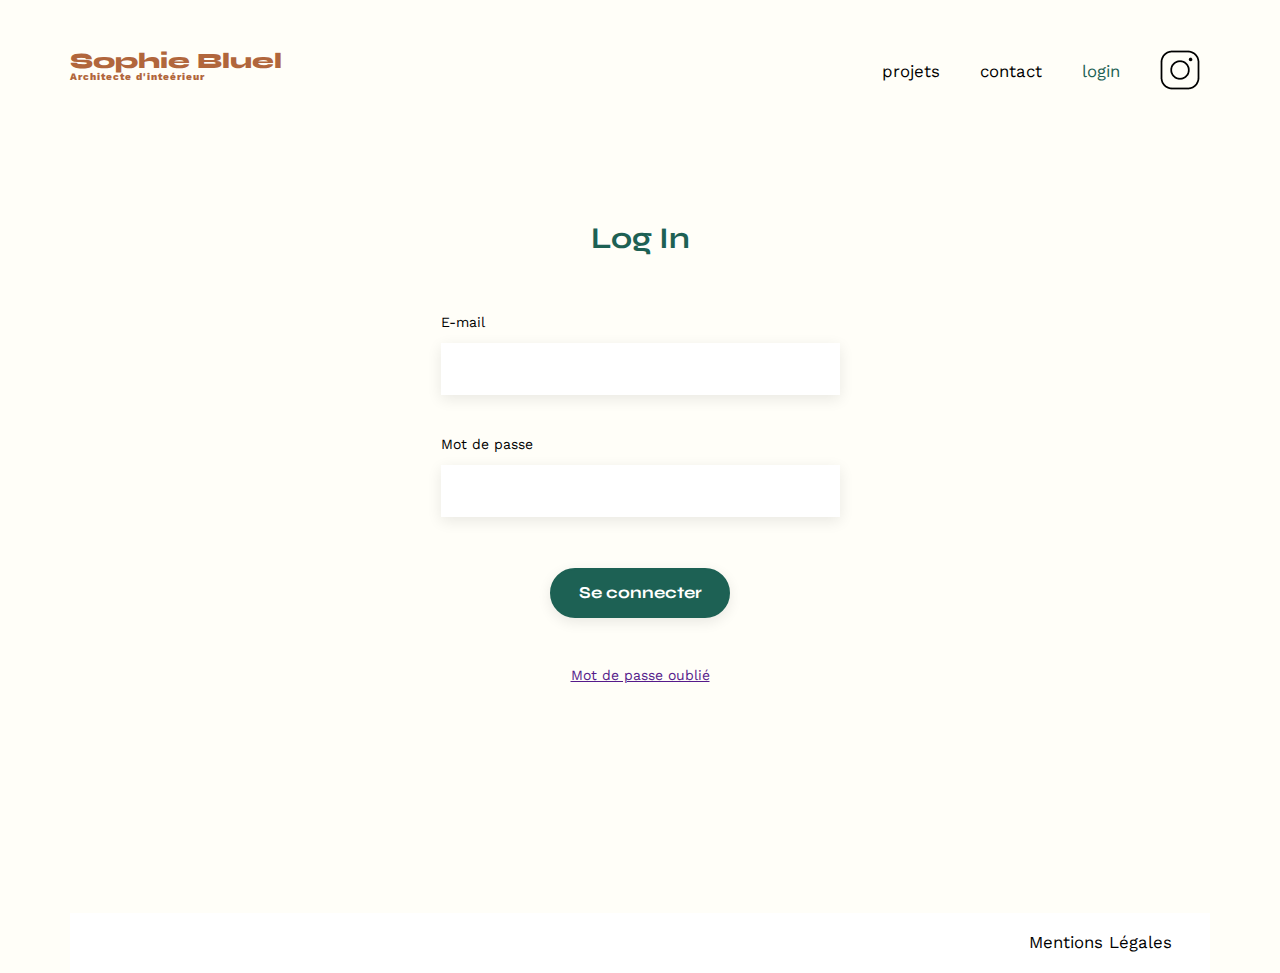
<file: login.html>
<!DOCTYPE html>
	<html lang="fr">
		<head>
			<meta charset="UTF-8">
			<title>Sophie Bluel - Architecte d'intérieur</title>
			<meta name="viewport" content="width=device-width, initial-scale=1.0">
			<link rel="preconnect" href="https://fonts.googleapis.com">
			<link rel="preconnect" href="https://fonts.gstatic.com" crossorigin>
			<link href="https://fonts.googleapis.com/css2?family=Syne:wght@700;800&family=Work+Sans&display=swap" rel="stylesheet">
			<meta name="login" content="">
			<link rel="stylesheet" href="./assets/style.css">
		</head>
		<body>
			<header>
				<h1>Sophie Bluel <span>Architecte d'inteérieur</span></h1>
				<nav>
					<ul>
						<li>projets</li>
						<li>contact</li>
						<li><a href="login.html">login</a></li>
						<li><img src="./assets/icons/instagram.png" alt="Instagram"></li>
					</ul>
				</nav>
			</header>
			<main>
				<section class="login">
					<h2>Log In</h2>
					<div class="alredyLogged__error">
					</div>
					<form action="" method="" class="login__form" onsubmit="return false">
						<label for="email">E-mail</label>
						<input type="email" name="email" id="email" required>
						<div class="loginEmail__error">
						</div>
						<label for="password">Mot de passe</label>
						<input type="password" name="password" id="password" required>
						<div class="loginMdp__error">
						</div>
						<input type="submit" value="Se connecter" id="submit">
					</form>
					<a href="">Mot de passe oublié</a>
				</section>
			</main>
			<footer>
				<nav>
					<ul>
						<li>Mentions Légales</li>
					</ul>
				</nav>
			</footer>
		</body>
					<script src="js/login.js"></script>
</html>
</file>
<file: assets/style.css>
/* http://meyerweb.com/eric/tools/css/reset/
   v2.0 | 20110126
   License: none (public domain)
*/

html,
body,
div,
span,
applet,
object,
iframe,
h1,
h2,
h3,
h4,
h5,
h6,
p,
blockquote,
pre,
a,
abbr,
acronym,
address,
big,
cite,
code,
del,
dfn,
em,
img,
ins,
kbd,
q,
s,
samp,
small,
strike,
strong,
sub,
sup,
tt,
var,
b,
u,
i,
center,
dl,
dt,
dd,
ol,
ul,
li,
fieldset,
form,
label,
legend,
table,
caption,
tbody,
tfoot,
thead,
tr,
th,
td,
article,
aside,
canvas,
details,
embed,
figure,
figcaption,
footer,
header,
hgroup,
menu,
nav,
output,
ruby,
section,
summary,
time,
mark,
audio,
video {
	margin: 0;
	padding: 0;
	border: 0;
	font-size: 100%;
	font: inherit;
	vertical-align: baseline;
}

/* HTML5 display-role reset for older browsers */
article,
aside,
details,
figcaption,
figure,
footer,
header,
hgroup,
menu,
nav,
section {
	display: block;
}

body {
	line-height: 1;
}

ol,
ul {
	list-style: none;
}

blockquote,
q {
	quotes: none;
}

blockquote:before,
blockquote:after,
q:before,
q:after {
	content: '';
	content: none;
}

table {
	border-collapse: collapse;
	border-spacing: 0;
}

/** end reset css**/
body {
	max-width: 1140px;
	margin: auto;
	font-family: 'Work Sans';
	font-size: 14px;
	background-color: #FFFEF8;
}

header {
	display: flex;
	justify-content: space-between;
	margin: 50px 0;
}

section {
	margin: 50px 0;
}

p {
	color: #3D3D3D;
	font-family: 'Work Sans';
	font-size: 14px;
}

h1 {
	display: flex;
	flex-direction: column;
	font-family: 'Syne';
	font-size: 22px;
	font-weight: 800;
	color: #B1663C
}

h1>span {
	font-family: 'Work Sans';
	font-size: 10px;
	letter-spacing: 0.1em;
	;
}

h2 {
	font-family: 'Syne';
	font-weight: 700;
	font-size: 30px;
	color: #1D6154
}

h3 {
	font-family: 'Work Sans';
	font-weight: 400;
	font-size: 26px;
	line-height: 30px;
	text-align: center;
}

nav ul {
	display: flex;
  align-items: center;
  list-style-type: none;
  gap: 20px;

}

nav li {
	padding: 0 10px;
	font-size: 1.2em;
}

li:hover {
	color: #B1663C;
}

nav a {
	text-decoration: none;
	color: #1D6154;
}

#introduction {
	display: flex;
	align-items: center;
}

#introduction figure {
	flex: 1
}

#introduction img {
	display: block;
	margin: auto;
	width: 80%;
}

#introduction article {
	flex: 1
}

#introduction h2 {
	margin-top: 0.3em;
	margin-bottom: 1em;
}

#introduction p {
	margin-bottom: 0.5em;
}

#portfolio h2,
#login h2 {
	text-align: center;
	margin-bottom: 1em;
}

.gallery {
	width: 100%;
	display: grid;
	grid-template-columns: 1fr 1fr 1fr;
	grid-column-gap: 20px;
	grid-row-gap: 20px;
}

.gallery img {
	width: 100%;
	max-height: 489px;

}

#contact,
#login {
	width: 50%;
	margin: auto;
}

#contact>*,
#login>* {
	text-align: center;

}

#contact h2 {
	margin-bottom: 20px;
}

#contact form,
#login form {
	text-align: left;
	margin-top: 30px;
	display: flex;
	flex-direction: column;
}

#contact input,
#login input {
	height: 50px;
	font-size: 1.2em;
	border: none;
	box-shadow: 0px 4px 14px rgba(0, 0, 0, 0.09);
	cursor: pointer;
}

.login {
	display: flex;
	flex-direction: column;
	justify-content: center;
	align-items: center;
	height: 80vh;
}

.login a {
	text-decoration: underline;
	margin-bottom: 100px;
}

.login__form input[type=submit]:hover {
	color: #1D6154;
	background-color: white;
	scale: 1.05;
}

.login a:hover {
	color: #B1663C;
}

.login__form {
	display: flex;
	flex-direction: column;
	margin-top: 20px;
	width: 35%;
}

.login__form input {
	height: 50px;
	font-size: 1.2em;
	border: none;
	box-shadow: 0px 4px 14px rgba(0, 0, 0, 0.09);
}

.login__form label {
	margin: 3em 0 1em 0;
}

.login__form textarea {
	box-shadow: 0px 4px 14px rgba(0, 0, 0, 0.09);
}

.login__form input[type=submit] {
	font-family: "Syne";
	font-weight: 700;
	color: white;
	background-color: #1D6154;
	border: 2px solid #1D6154;
	margin: 3em auto;
	width: 180px;
	text-align: center;
	border-radius: 60px;
	transition: all 0.5s ease;
}


#contact label
{
margin: 2em 0 1em 0;
}

#contact textarea {
	border: none;
	box-shadow: 0px 4px 14px rgba(0, 0, 0, 0.09);
}

input[type="submit"] {
	font-family: 'Syne';
	font-weight: 700;
	color: white;
	background-color: #1D6154;
	margin: 2em auto;
	width: 180px;
	text-align: center;
	border-radius: 60px;
}

footer {
	background-color: #FFFFFF;
	height: 60px;
	margin-bottom: 0;
}

footer nav ul {
	height: 60px;
	display: flex;
	justify-content: flex-end;
	align-items: center;
	margin: 2em;
}

#login a {
	font-family: 'Work Sans';
	font-style: normal;
	font-weight: 500;
	font-size: 14px;
	line-height: 16px;
	text-decoration-line: underline;
	color: #3D3D3D;
}

#container-filters {
	display: flex;
	flex-direction: row;
	justify-content: center;
	column-gap: 10px;
	margin-bottom: 50px;
}

.button-filter {
	font-family: Syne;
	font-size: 16px;
	font-weight: 700;
	line-height: 19px;
	color: #1D6154;
	border: 1px solid #1D6154;
	background-color: #FFFEF8;
	border-radius: 60px;
	width: fit-content;
	padding: 8px 20px;
	cursor: pointer;
}

.button-filter:hover,
.button-filter:focus {
	text-decoration: none;
	color: #FFFFFF;
	background-color: #1D6154;
}

.edit_mode {
	display: flex;
	justify-content: center;
	align-items: center;
	gap: 10px;
	color: white;
	background-color: black;
	width: 100%;
	padding: 0.3rem 0;
	position: absolute;
	top: 0;
	left: 0;
}

.edit_mode>* {
	color: white;
	background-color: black;
}

.edit_mode_btn {
	background-color: white;
	color: black;
	padding: 0.7rem;
	border-radius: 60px;
	border: none;
}

#introduction figure .edit-link {
	text-decoration: none;
	color: #000000;
	position: absolute;
	margin-top: 16px;
	margin-left: 56px;
}

#introduction .edit-link {
	text-decoration: none;
	color: #000000;
}

#portfolio .edit-link {
	text-decoration: none;
	color: #000000;
	float: right;
	margin-top: -51px;
	margin-right: 33%;
}

#modal {
	position: fixed;
	display: flex;
	align-items: center;
	justify-content: center;
	top: 0;
	left: 0;
	width: 100%;
	height: 100%;
	background: rgba(0, 0, 0, 0.8);
}

#modal-gallery {
	margin: 46px 100px 20px 100px;
	display: flex;
	flex-wrap: wrap;
	padding-bottom: 30px;
	gap: 10px;
	border-bottom: solid 1px #B3B3B3;
}

.modal-wrapper-delete,
.modal-wrapper-add {
	overflow: auto;
	width: 675px;
	max-width: calc(100vw - 100px);
	max-height: calc(105vh - 100px);
	background-color: #FFFFFF;
	display: flex;
	align-content: center;
	flex-direction: column;
	padding-bottom: 30px;
}

.modal-wrapper-delete .modal-nav {
	display: flex;
	justify-content: flex-end;
	margin: 32px 32px 0px 32px;
}

.modal-wrapper-add .modal-nav {
	display: flex;
	justify-content: space-between;
	margin: 32px 32px 0px 32px;
}

.go-back-button {
	font-size: 20px;
	cursor: pointer;
}

.close-modal-button {
	font-size: 20px;
	text-align: right;
	cursor: pointer;
}

.modal-figure-works {
	width: 78px;
	height: 128px;
	position: relative;
}

.modal-figure-works img {
	width: 100%;
	max-height: 104px;
	object-fit: cover;
}

.delete-work {
	position: absolute;
	background-color: #000000;
	padding: 4px;
	border: none;
	border-radius: 2px;
	left: 54px;
	top: 6px;
	color: #FFFFFF;
	cursor: pointer;
}

.insta {
    width: 20px;
    height: 20px;
    color: black;
    font-weight: bold;
}

.fa-up-down-left-right {
	position: absolute;
	background-color: #000000;
	padding: 4px;
	border: none;
	border-radius: 2px;
	top: 6px;
	left: 30px;
	color: #FFFFFF;
	font-size: 11px;
}

.link-modal-add,
.js-add-works {
	font-family: 'Syne';
	font-size: 16px;
	font-weight: 700;
	line-height: 19px;
	width: fit-content;
	min-width: 237px;
	color: #FFFFFF;
	background-color: #1D6154;
	border: 0px;
	border-radius: 60px;
	padding: 10px 49px;
	margin: auto;
	cursor: pointer;
}

.js-delete-works {
	font-family: 'Syne';
	font-size: 14px;
	line-height: 17px;
	text-decoration: none;
	color: #D65353;
	text-align: center;
	margin-top: 23px;
}

.form-add-works {
	margin: 32px 100px 32px 100px;
	display: flex;
	flex-direction: column;
}

.container-add-img {
	height: fit-content;
	background-color: #E8F1F6;
	display: flex;
	flex-direction: column;
	align-items: center;
	padding: 28px;
	margin-bottom: 30px;
}

.container-add-img img {
	width: auto;
	max-height: 90px;
	margin-bottom: 21px;
}

.container-add-img label {
	padding: 10px 33px;
	font-size: 14px;
	font-style: medium;
	line-height: 16px;
	color: #306685;
	font-family: 'Work Sans';
	background-color: #CBD6DC;
	border: none;
	border-radius: 50px;
	cursor: pointer;
}

.container-add-img input {
	width: 0;
	height: 0;
	overflow: hidden;
}

.container-add-img p {
	font-family: 'Work Sans';
	font-size: 10px;
	color: #444444;
	margin-top: 7px;
}

.container-form-info {
	border-bottom: solid 1px #B3B3B3;
	display: flex;
	flex-direction: column;
	margin-bottom: 32px;
}

.container-form-info label {
	font-family: 'Work Sans';
	font-size: 14px;
	margin-bottom: 10px;
}

.container-form-info input {
	margin-bottom: 20px;
}

.container-form-info select {
	height: 51px;
	background-color: #FFFFFF;
	margin-bottom: 47px;
}

.container-form-info input,
.container-form-info select {
	border: none;
	box-shadow: 0px 4px 14px 0px rgba(0, 0, 0, 0.09);
	padding: 17px;
	font-family: 'Work Sans';
}
</file>
